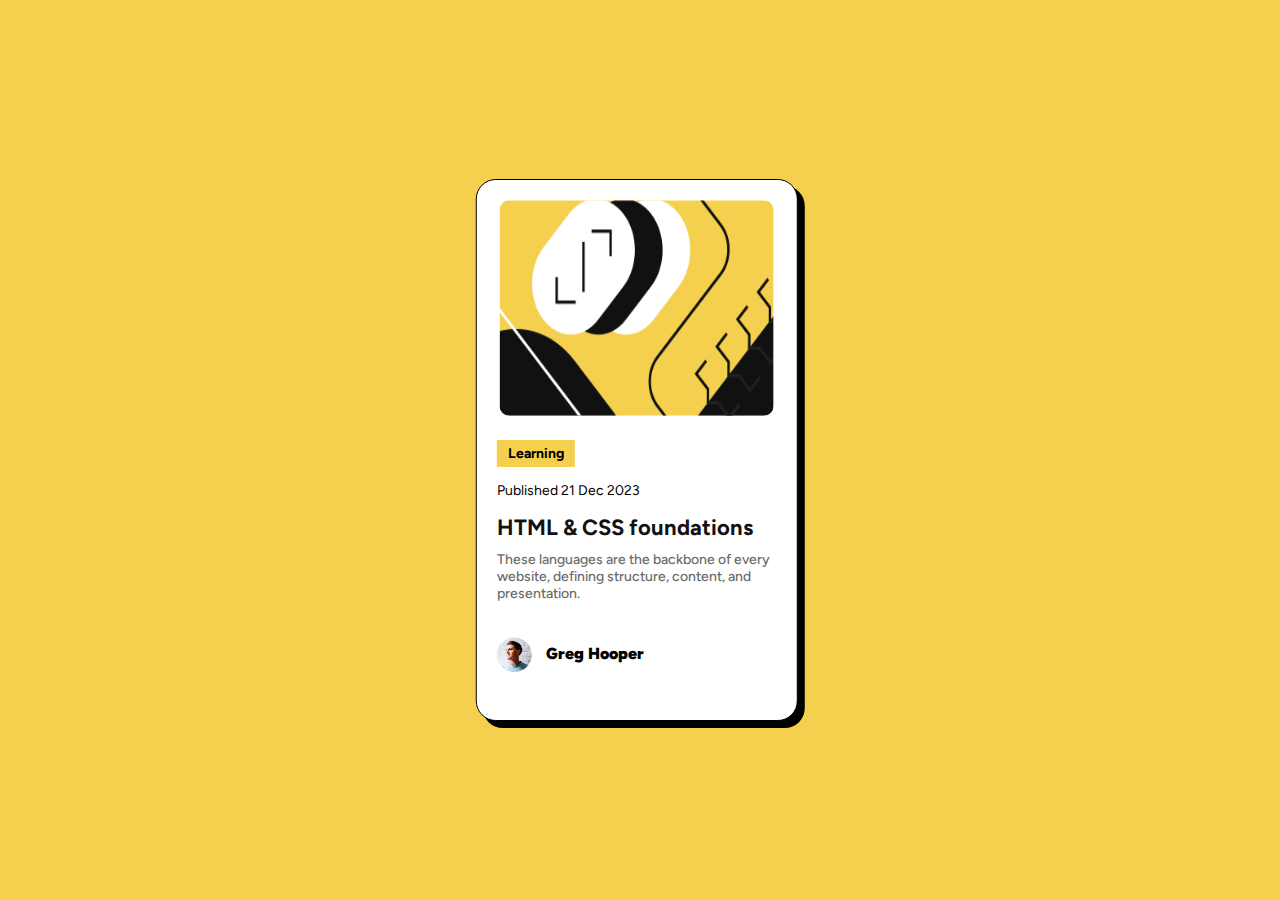
<file: projeto-blog/codigo/index.html>
<!DOCTYPE html>
<html lang="en">

<head>
    <meta charset="UTF-8">
    <meta name="viewport" content="width=device-width, initial-scale=1.0">
    <title>blog</title>

    <link rel="stylesheet" href="style.css">
    <link rel="stylesheet" href="reset.css">
    <link rel="stylesheet" href="responsive.css">
    <link rel="shortcut icon" href="/images/favicon-32x32.png" type="image/x-icon">
</head>

<body>
    <main>
        <section class="principal">
            <img src="./images/illustration-article.png" alt="imagem de perfil" class="ilustracao">

            <p id="learning"><strong>Learning</strong></p>

            <p id="data-publicacao">Published 21 Dec 2023</p>

            <h1>HTML & CSS foundations</h1>

            <p id="descricao">These languages are the backbone of every website, defining structure, content, and presentation.</p>
        </section>

        <section class="nome-foto">
            <img src="./images/image-avatar.webp" alt="imagem de perfil" class="avatar">
            <p id="nome"><strong>Greg Hooper</strong></p>
        </section>
    </main>
</body>

</html>
</file>
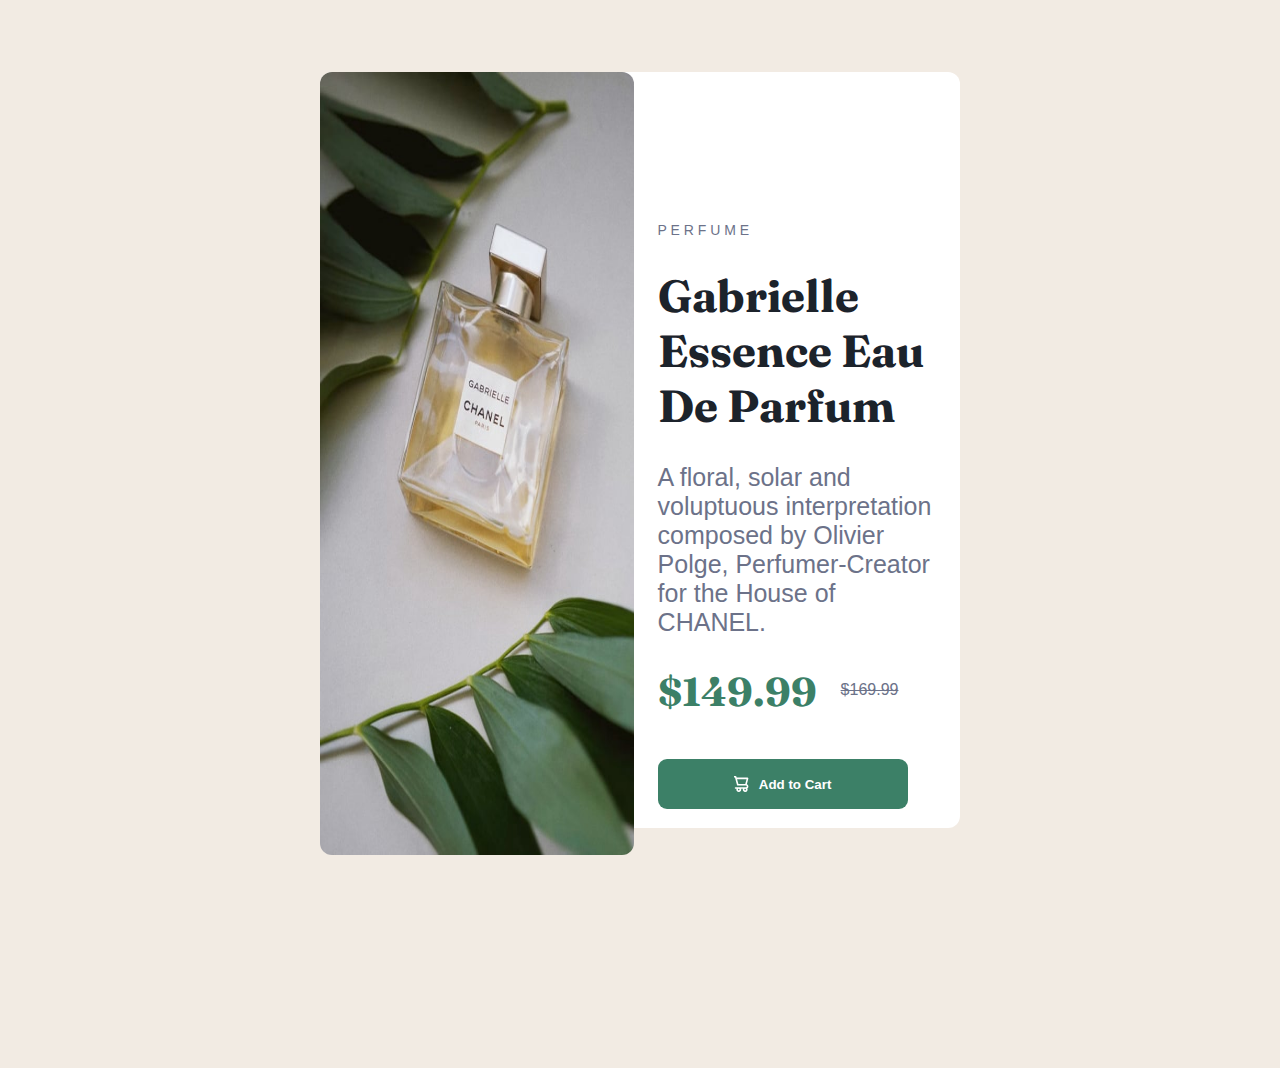
<file: projeto-card-produto/codigo/index.html>
<!DOCTYPE html>
<html lang="en">

<head>
    <meta charset="UTF-8">
    <meta name="viewport" content="width=device-width, initial-scale=1.0">
    <title>product preview card</title>

    <link rel="stylesheet" href="style.css">
    <link rel="stylesheet" href="reset.css">
    <link rel="stylesheet" href="responsive.css">
    <link rel="shortcut icon" href="./images/favicon-32x32.png" type="image/x-icon">

    <link rel="preconnect" href="https://fonts.googleapis.com">
    <link rel="preconnect" href="https://fonts.gstatic.com" crossorigin>
    <link
        href="https://fonts.googleapis.com/css2?family=Fraunces:ital,opsz,wght@0,9..144,100..900;1,9..144,100..900&display=swap"
        rel="stylesheet">

    <link rel="preconnect" href="https://fonts.googleapis.com">
    <link rel="preconnect" href="https://fonts.gstatic.com" crossorigin>
    <link
        href="https://fonts.googleapis.com/css2?family=Fraunces:ital,opsz,wght@0,9..144,100..900;1,9..144,100..900&display=swap"
        rel="stylesheet">
</head>

<body>
    <main>

        <picture>
            <source srcset="./images/image-product-desktop.jpg" media="(min-width: 701px)">

            <img src="./images/image-product-mobile.jpg" alt="imagem de perfume">
        </picture>

        <section class="texto">

            <p id="perfume">P e r f u m e</p>

            <h1>Gabrielle Essence Eau De Parfum</h1>

            <p id="descricao">A floral, solar and voluptuous interpretation composed by Olivier Polge, Perfumer-Creator for the House of CHANEL.</p>


            <h2 id="preco-desconto">$149.99</h2>

            <p id="preco-normal">$169.99</p>

            <button><img src="./images/icon-cart.svg" alt="icone de carrinho de compras" id="icone">Add to Cart</button>
        </section>
    </main>
</body>

</html>
</file>
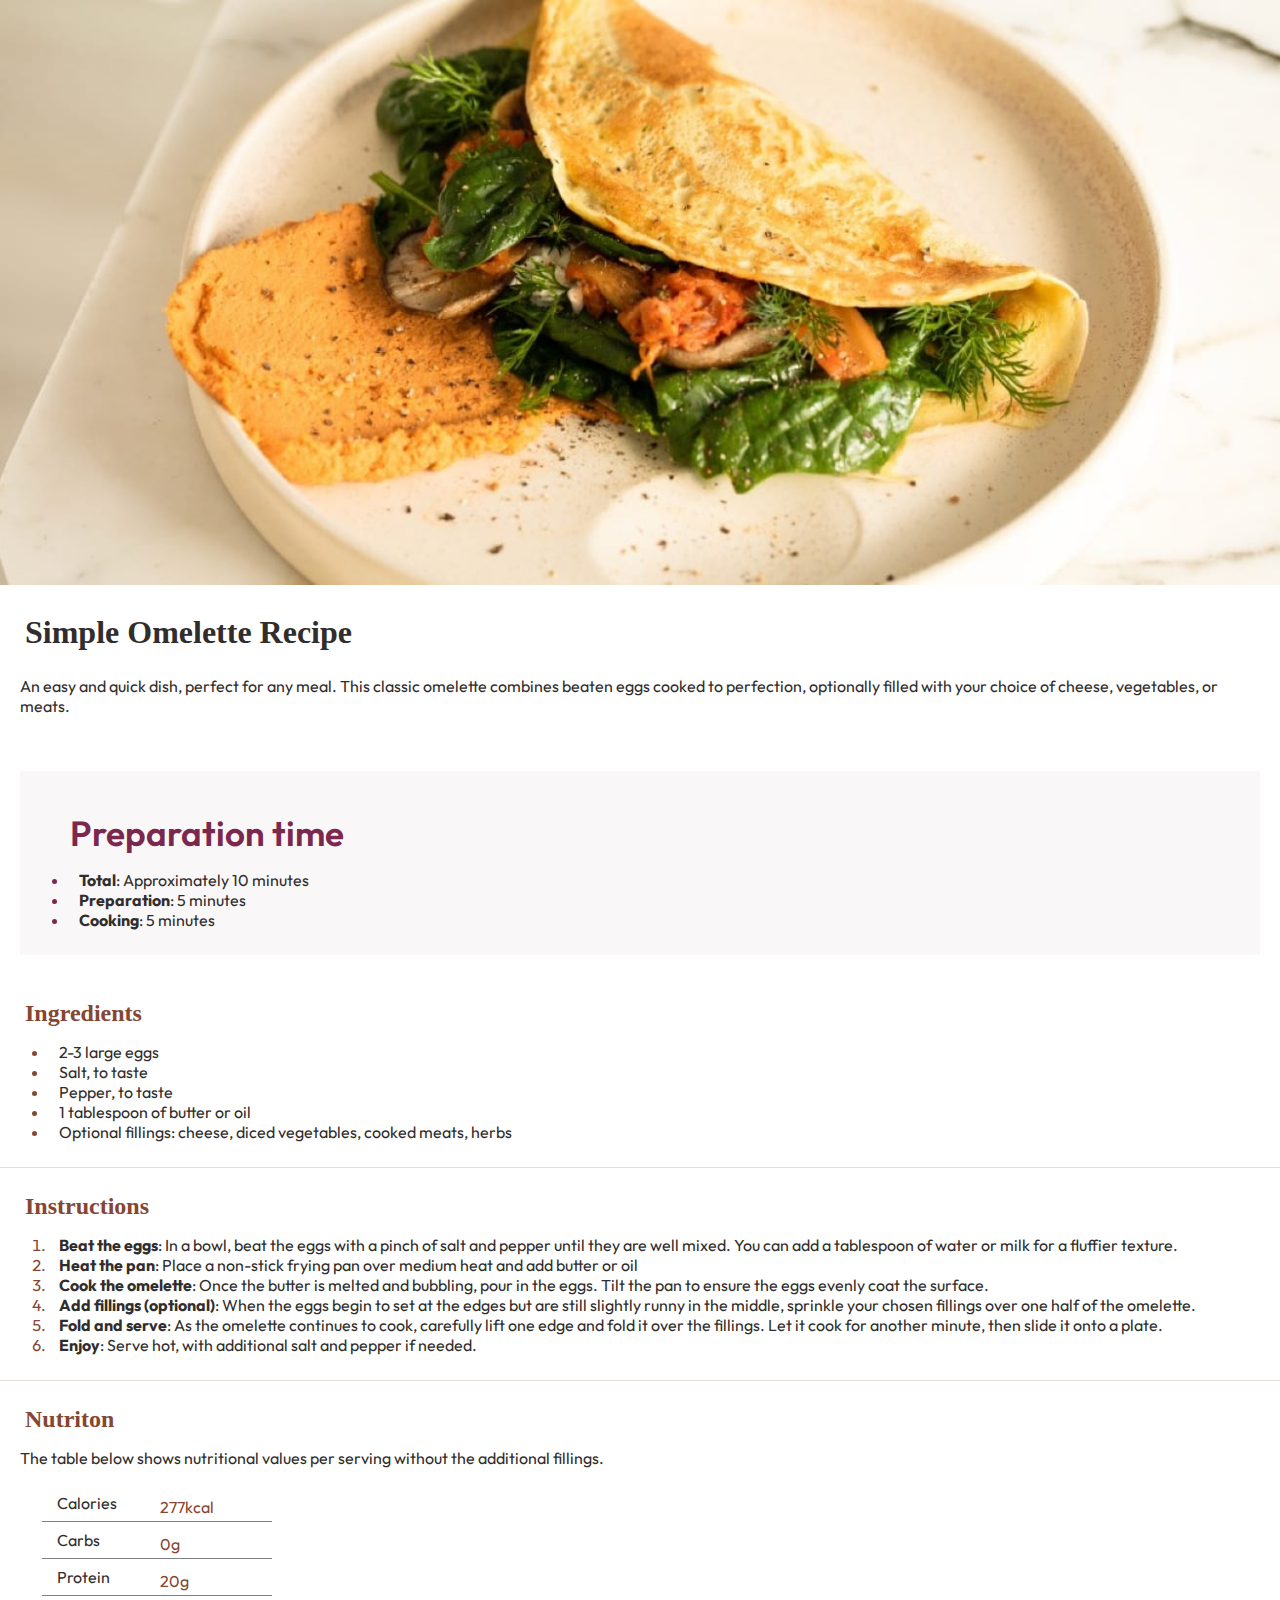
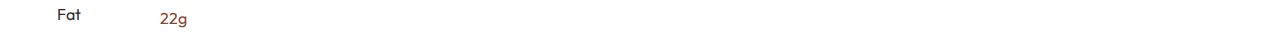
<file: projeto-site-receita/codigo/index.html>
<!DOCTYPE html>
<html lang="en">

<head>
    <meta charset="UTF-8">
    <meta name="viewport" content="width=device-width, initial-scale=1.0">
    <title>recipe page</title>

    <link rel="stylesheet" href="style.css">
    <link rel="stylesheet" href="reset.css">
    <link rel="stylesheet" href="responsive.css">
    <link rel="shortcut icon" href="./images/favicon-32x32.png" type="image/x-icon">
</head>

<body>
    <header>
        <div class="div-imagem">
            <img src="images/image-omelette.jpeg" alt="image of a omelette">
        </div>

        <h1 class="titulo">Simple Omelette Recipe</h1>

        <p class="descricao">An easy and quick dish, perfect for any meal. This classic omelette combines beaten eggs
            cooked to perfection, optionally filled with your choice of cheese, vegetables, or meats.</p>
    </header>

    <main>
        <section class="div-preparo">
            <h2 class="titulo-menor">Preparation time</h2>

                <ul>
                    <li>
                        <p><strong>Total</strong>: Approximately 10 minutes
                    </li>
                    </p>
                    <li>
                        <p><strong>Preparation</strong>: 5 minutes
                    </li>
                    </p>
                    <li>
                        <p><strong>Cooking</strong>: 5 minutes
                    </li>
                    </p>
                </ul>
        </section>

        <section>
            <h2 class="titulo">Ingredients</h2>

            <ul class="ingredientes">
                <li>
                    <p>2-3 large eggs</p>
                </li>
                <li>
                    <p>Salt, to taste</p>
                </li>
                <li>
                    <p>Pepper, to taste</p>
                </li>
                <li>
                    <p>1 tablespoon of butter or oil</p>
                </li>
                <li class="ultimo-li-ingredientes">
                    <p>Optional fillings: cheese, diced vegetables, cooked meats, herbs</p>
                </li>
            </ul>
        </section>



        <section>
            <h2 class="titulo">Instructions</h2>
            <ol class="instruções">
                <li>
                    <p><strong>Beat the eggs</strong>: In a bowl, beat the eggs with a pinch of salt and pepper until
                        they
                        are
                        well mixed. You can add a tablespoon of water or milk for a fluffier texture.</p>
                </li>
                <li>
                    <p><strong>Heat the pan</strong>: Place a non-stick frying pan over medium heat and add butter or
                        oil
                </li>
                <li>
                    <p><strong>Cook the omelette</strong>: Once the butter is melted and bubbling, pour in the eggs.
                        Tilt
                        the
                        pan to ensure the eggs evenly coat the surface.</p>
                </li>
                <li>
                    <p><strong>Add fillings (optional)</strong>: When the eggs begin to set at the edges but are still
                        slightly
                        runny in the middle, sprinkle your chosen fillings over one half of the omelette.</p>
                </li>
                <li>
                    <p><strong>Fold and serve</strong>: As the omelette continues to cook, carefully lift one edge and
                        fold
                        it
                        over the fillings. Let it cook for another minute, then slide it onto a plate.</p>
                </li>
                <li>
                    <p><strong>Enjoy</strong>: Serve hot, with additional salt and pepper if needed.</p>
                </li>
            </ol>
        </section>


        <section>
            <h2 class="titulo-nutricao titulo">Nutriton</h2>
            <p class="texto-pre-nutricional">The table below shows nutritional values per serving without the additional
                fillings.</p>

            <table>
                <tr>
                    <td class="macro-nutrientes">
                        <p>Calories</p>
                    </td>
                    <td>
                        <p class="quantidade-nutrientes">277kcal</p>
                    </td>
                </tr>
                <tr>
                    <td class="macro-nutrientes">
                        <p>Carbs</p>
                    </td>
                    <td>
                        <p class="quantidade-nutrientes">0g</p>
                    </td>
                </tr>
                <tr>
                    <td class="macro-nutrientes">
                        <p>Protein</p>
                    </td>
                    <td>
                        <p class="quantidade-nutrientes">20g</p>
                    </td>
                </tr>
                <tr class="gordura">
                    <td class="macro-nutrientes">
                        <p>Fat</p>
                    </td>
                    <td>
                        <p class="quantidade-nutrientes">22g</p>
                    </td>
                </tr>
            </table>
        </section>
    </main>
</body>

</html>
</file>
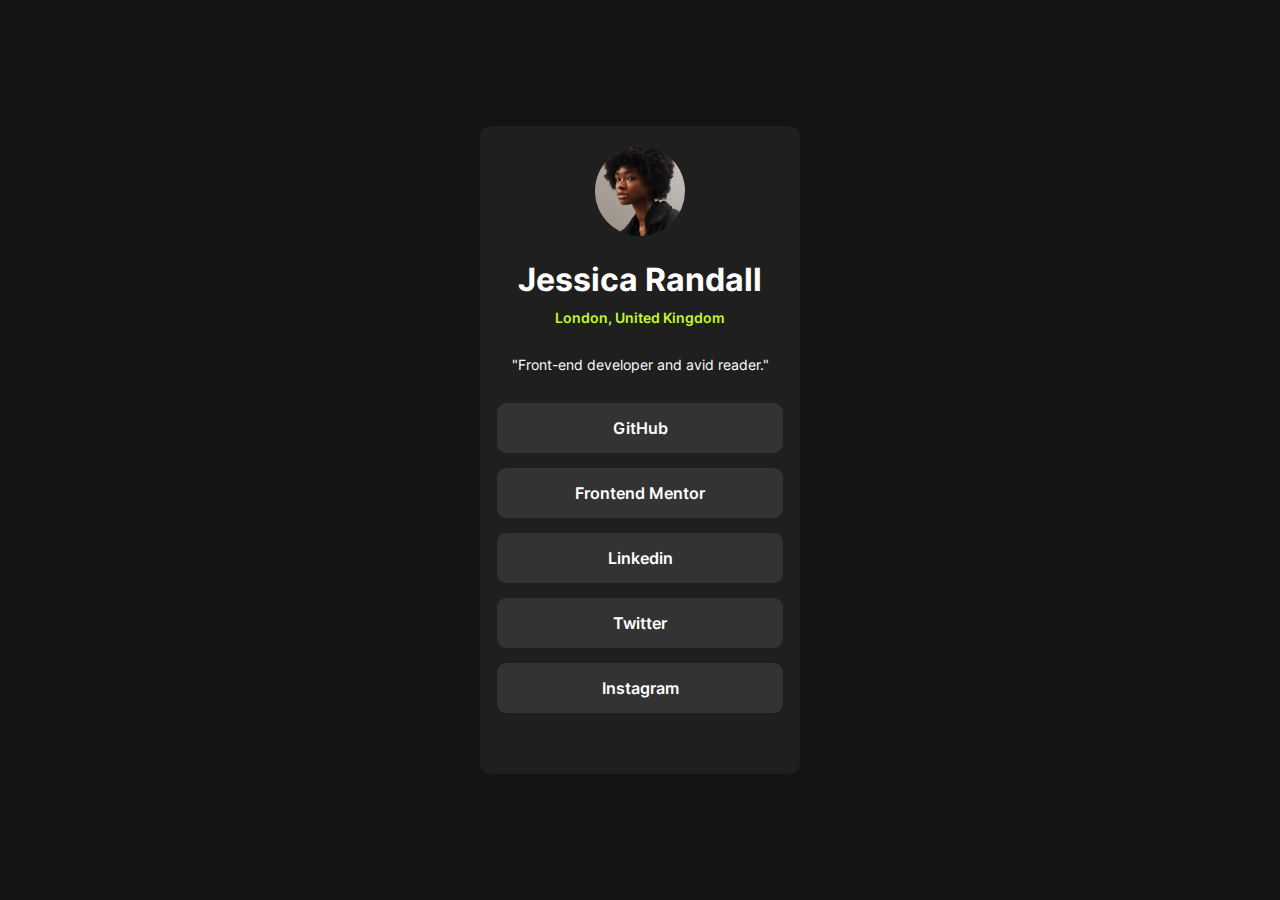
<file: site-redes-sociais/codigo/index.html>
<!DOCTYPE html>
<html lang="en">

<head>
    <meta charset="UTF-8">
    <meta name="viewport" content="width=device-width, initial-scale=1.0">
    <title>redes sociais</title>

    <link rel="stylesheet" href="style.css">
    <link rel="stylesheet" href="reset.css">
    <link rel="stylesheet" href="responsive.css">
    <link rel="shortcut icon" href="./images/favicon-32x32.png" type="image/x-icon">
</head>

<body>
    <main>
        <section class="apresentacao">
            <img src="./images/avatar-jessica.jpeg" alt="foto de perfil">
            <h1 class="nome">Jessica Randall</h1>

            <h2 class="local">London, United Kingdom</h2>

            <p class="descricao">"Front-end developer and avid reader."</p>
        </section>

        <section>
            <a href="#" class="botao" >GitHub</a>
            <a href="#" class="botao">Frontend Mentor</a>
            <a href="#" class="botao">Linkedin</a>
            <a href="#" class="botao">Twitter</a>
            <a href="#" class="botao">Instagram</a>
        </section>
    </main>
</body>

</html>
</file>
<file: projeto-blog/codigo/style.css>
body {
    background-color: hsl(47, 88%, 63%);
    font-family: 'figtree';
}

main {
    display: block;
    background-color: hsl(0, 0%, 100%);
    width: 85%;
    height: 60vh;
    position: relative;
    left: 50%;
    top: 50vh;
    transform: translate(-51%, -50%);
    border-radius: 20px;
    border: 1px solid;
    box-shadow: 7px 7px 0px 0;
}

.principal {
    margin: 20px;
}

.ilustracao {
    position: relative;
    left: 50%;
    transform: translateX(-50%);
    border-radius: 10px;
    width: 98%;
    height: 24vh;
    margin-bottom: 20px;
}

p {
    font-size: 14px;
    font-family: 'figtree';
}

#learning {
    display: inline-block;
    background-color: hsl(47, 88%, 63%);
    padding: 5px 11px;
    margin-bottom: 15px;
}

#data-publicacao {
    margin-bottom: 15px;
}

h1 {
    font-size: 22px;
    margin-bottom: 10px;
    color: hsl(0, 0%, 7%);
}

#descricao {
    color: hsl(0, 0%, 42%);
    font-weight: 500;
    font-size: 14px;
}

.nome-foto {
    margin-left: 20px;
    margin-top: 30px;
}

.avatar {
    display: inline;
    width: 35px;
    position: relative;
    top: 0.5vh;
    margin-right: 10px;
}

#nome {
    display: inline-block;
    position: relative;
    bottom: 1vh;
    font-size: 16px;
    font-weight: 800;
}

@font-face {
    font-family: figtree;
    src: url(./fonts/Figtree-VariableFont_wght.ttf);
}
</file>
<file: projeto-blog/codigo/responsive.css>
@media (min-width: 750px) {
    main {
        width: 40%;
    }
}

@media (min-width: 1200px) {
    main {
        width: 25%;
    }
}
</file>
<file: projeto-card-produto/codigo/style.css>
body {
    background-color: hsl(30, 38%, 92%);
}

main {
    background-color: hsl(0, 0%, 100%);
    width: 90%;
    height: 89vh;
    position: relative;
    top: 50vh;
    left: 50%;
    transform: translate(-50%, -50%);
    border-radius: 12px;

}

picture img {
    background-attachment: fixed;
    width: 100%;
    height: 37vh;
    border-radius: 12px;
    padding: 0;
    padding-bottom: 15px;
}

p {
    font-family: "Montserrat", sans-serif;
    font-weight: 500;
}

p, h1, button {
    margin: 0px 20px 0px 20px;
}

#perfume {
    text-transform: uppercase;
    font-size: 14px;
    padding-bottom: 15px;
    color: hsl(228, 12%, 48%);
}

h1 {
    font-size: 30px;
    padding-bottom: 15px;
    color: hsl(212, 21%, 14%);
    font-family: "Fraunces", serif;
    font-weight: 700;
}

#descricao {
    color: hsl(228, 12%, 48%);
    font-size: 17px;
    padding-bottom: 10px;
}

#preco-desconto {
    display: inline-block;
    font-size: 38px;
    padding-left: 20px;
    color: hsl(158, 36%, 37%);
    font-family: "Fraunces", serif;
}

#preco-normal {
    display: inline-block;
    text-decoration: line-through;
    color: hsl(228, 12%, 48%);
    position: relative;
    bottom: 1.2vh;
}

button {
    display: inline-flex;
    margin-top: 20px;
    width: 300px;
    height: 50px;
    background-color: hsl(158, 36%, 37%);
    border-color: transparent;
    color: hsl(0, 0%, 100%);
    align-items: center;
    justify-content: center;
    font-family: "Montserrat", sans-serif;
    font-weight: 700;
    border-radius: 9px;
}

#icone {
    padding-right: 10px;
}

@import url(https://fonts.google.com/specimen/Fraunces);
@import url(https://fonts.google.com/specimen/Montserrat);
</file>
<file: projeto-card-produto/codigo/responsive.css>
@media (min-width:701px) {
    main {
        width: 55%;
        height: 84vh;
    }

    picture img {
        display: inline-block;
        width: 49%;
        height:84vh;
        padding: 0;
    }

    .texto {
        display: inline-block;
        width: 50%;
        height: 87vh;
        position: relative;
        top: 50vh;
        transform: translateY(-57vh);
    }

    h1 {
        padding-top: 10px;
        padding-bottom: 15px;
        font-size: 40px;
    }

    #descricao {
        font-size: 20px;
        padding-top: 10px;
        padding-bottom: 30px;
    }

    #preco-desconto {
        padding-bottom: 10px;
        font-size: 38px;
    }

    button {
        width: 250px;
    }
}

@media (min-width: 1200px) {
    main {
        width: 50%;
    }

    picture img {
        display: inline-block;
        width: 49%;
        height:87vh;
        padding: 0;
    }

    .texto {
        display: inline-block;
        width: 50%;
        height: 87vh;
        position: relative;
        top: 50vh;
        transform: translateY(-57vh);
    }

    h1 {
        padding-top: 15px;
        font-size: 45px
    }

    #descricao {
        font-size: 25px;
        padding-top: 15px;
    }

    #preco-desconto {
        font-size: 40px;
        margin-bottom: 13px;
    }
}
</file>
<file: projeto-site-receita/codigo/style.css>
@font-face {
    font-family: 'Young Serif';
    src: url(./fonts/young-serif/YoungSerif-Regular.ttf);
    font-family: 'Outfit';
    src: url(./fonts/outfit/Outfit-VariableFont_wght.ttf);
}

body {
    font-family: 'Outfit';
    font-weight: 400;
}

img {
    width: 100%; 
}

h1 {
    padding: 25px;
    font-family: 'Young Serif';
    font-weight: 700;
    color:  hsl(24, 5%, 18%);;
}

p {
    color: hsl(24, 5%, 18%);
    font-size: 16px;
}

.descricao {
    display: block;
    padding-left: 20px;
    padding-right: 20px;
    padding-bottom: 35px;
}

.titulo-menor {
    padding-left: 50px;
    padding-bottom: 15px;
    color: hsl(332, 51%, 32%);
    font-weight: 600;
    font-family: 'Outfit';
    font-size: 35px;
}


ul {
    color: hsl(332, 51%, 32%);
    padding-left: 49px;
    padding-bottom: 25px;
}

li {
    padding-left: 10px;
}

.div-preparo {
    background-color: hsla(332, 51%, 32%, 0.041);
    padding-top: 15px;
    margin: 20px;

}


h2 {
    color: hsl(14, 45%, 36%);
    padding-top: 25px;
    padding-left: 25px;
    padding-bottom: 15px;
    font-family: 'YoungSerif';
    font-weight: 700;
}

.ingredientes {
    border-bottom: 1px solid hsl(30, 18%, 87%);
    color: hsl(14, 45%, 36%);
}

ol {
    color: hsl(14, 45%, 36%);
    padding-left: 49px;
    padding-bottom: 25px;
    border-bottom: 1px solid hsl(30, 18%, 87%);
}

.titulo-nutricao {
    padding-top: 25px;
}

.texto-pre-nutricional {
    padding: 0px 20px 15px 20px;
    text-align: justify
}

table {
    padding-left: 40px;
    border-collapse: separate;
    
}

tr {
    display: block;
    border-bottom: 1px solid   gray;
    width: 230px;
}

.gordura {
    border-bottom: 0px;
}

td {
    display: inline-block;
    width: 30px;
}

.macro-nutrientes {
    padding: 8px 0 8px 15px;
}

.quantidade-nutrientes {  
    padding: 8px 0 0 70px;
    color: hsl(14, 45%, 36%);
}
</file>
<file: projeto-site-receita/codigo/responsive.css>
@media (min-width: 1440px) {
    body {
        padding: 40px;
    }

    .div-imagem {
        padding: 25px;
    }
    
    img {
        width: 100%;
        height: 600px;
        border-radius: 15px;
    }

    h1 {
        font-size: 65px;
    }

    p {
        font-size: 25px;
    }

    .div-preparo {
        padding-top: 30px;
        margin: 30px;
    }

    .titulo-menor {
        font-size: 30px;
    }

    li {
        padding-bottom: 18px;
    }

    h2 {
        font-size: 40px;
        padding-bottom: 35px;
    }

    ol li {
        font-size: 25px;
    }

    table {
        padding-bottom: 40px;
    }

    tr {
        width: 1200px;
        padding-bottom: 13px;
    }

    .macro-nutrientes {
        padding-left: 50px;
    }

    .quantidade-nutrientes {
        padding-left: 500px;
    }
}
</file>
<file: site-redes-sociais/codigo/style.css>
body {
    background-color: hsl(0, 0%, 8%);
    font-family: 'Inter';
}

main {
    background-color: hsl(0, 0%, 12%);
    width: 90%;
    height: 72%;
    position: absolute;
    left: 50%;
    top: 50%;
    transform: translate(-50%, -50%);
    border-radius: 10px;
}

img {
    position: relative;
    left: 50%;
    top: 20px;
    transform: translateX(-50%);
    border-radius: 200px;
    width: 90px;
}

.nome {
   text-align: center;
   padding-top: 40px;
   padding-bottom: 10px;
   color: hsl(0, 0%, 100%);
   font-family: 'Inter';
   font-weight: 700;
}

.local {
    text-align: center;
    color: hsl(75, 94%, 57%);
    font-size: 14px;
    padding-bottom: 30px;
    font-family: 'Inter';
    font-weight: 600;
}

.descricao {
    text-align: center;
    color: hsl(0, 0%, 100%);
    padding-bottom: 30px;
    font-size: 14px;
    font-family: 'Inter';
}

.botao {
    display: block;
    position: relative;
    left: 50%;
    top: 50%;
    transform: translateX(-50%);
    margin-bottom: 15px;
    width: 80%;
    height: 20px;
    padding: 15px;
    border-color: transparent;
    border-radius: 9px;
    background-color: hsl(0, 0%, 20%);
    text-decoration: none;
    color: hsl(0, 0%, 100%);
    font-family: 'Inter';
    font-weight: 600;
    text-align: center;
}


a:hover {
    background-color: hsl(75, 94%, 57%);
    color: hsl(0, 0%, 8%);
}

@font-face {
    font-family: Inter;
    src: url(./fonts/Inter-VariableFont_slnt\,wght.ttf)
}
</file>
<file: site-redes-sociais/codigo/responsive.css>
@media (min-width:750px) {
    main {
        width: 40%;
        height: 72%;
    }
}

@media (min-width:1200px) {
    main {
        width: 25%;
        height: 72%;
    }
}
</file>
